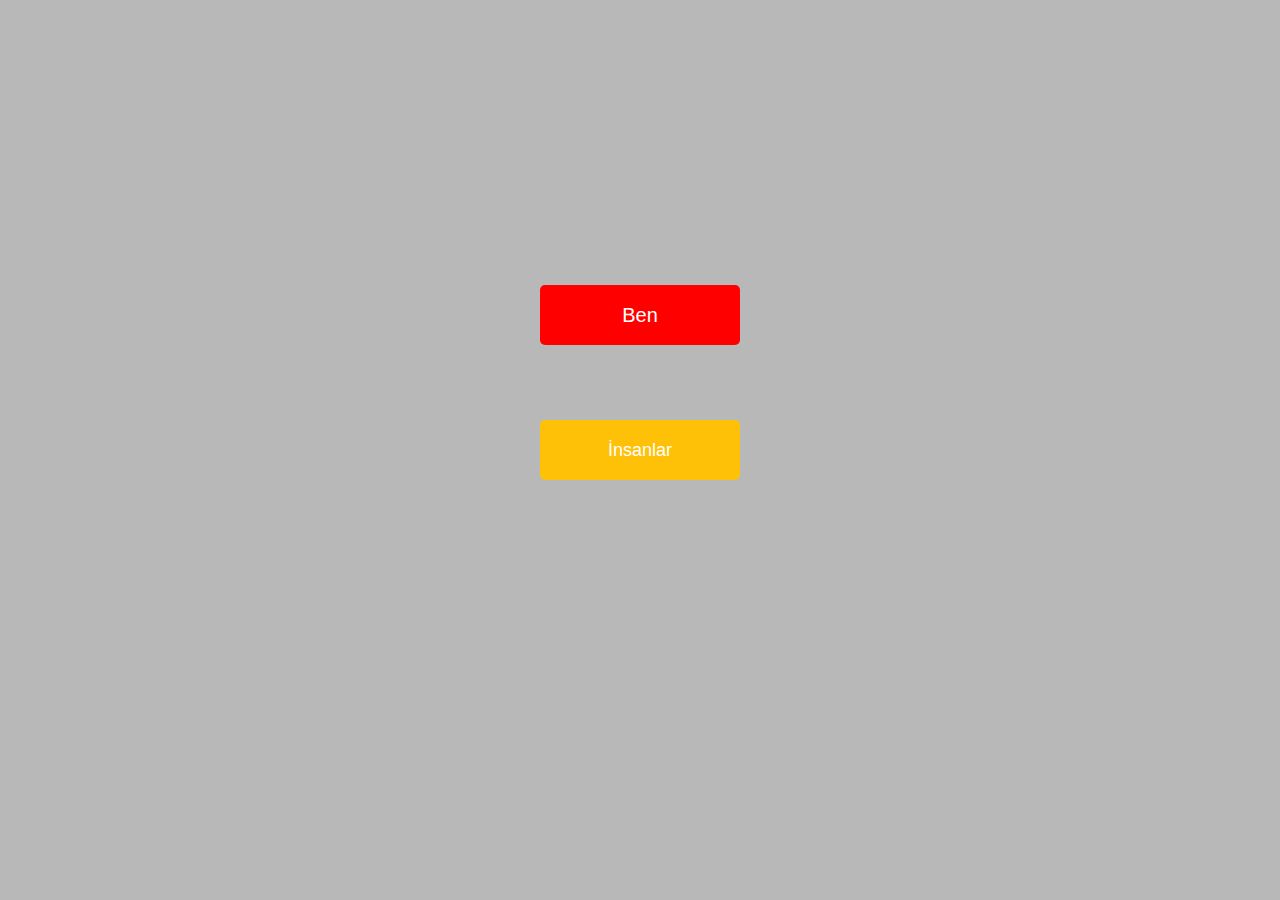
<file: button/index.html>
<!DOCTYPE html>
<html lang="en">
<head>
    <meta charset="UTF-8">
    <meta http-equiv="X-UA-Compatible" content="IE=edge">
    <meta name="viewport" content="width=device-width, initial-scale=1.0">
    <title>Buton Animasyonu</title>
    <link rel="stylesheet" href="style.css">
    <link rel="stylesheet" href="http://code.ionicframework.com/ionicons/1.5.2/css/ionicons.min.css">
</head>
<body>
    <div class="btn">

    </div>
    <div class="btn-2">

    </div>
</body>
</html>
</file>
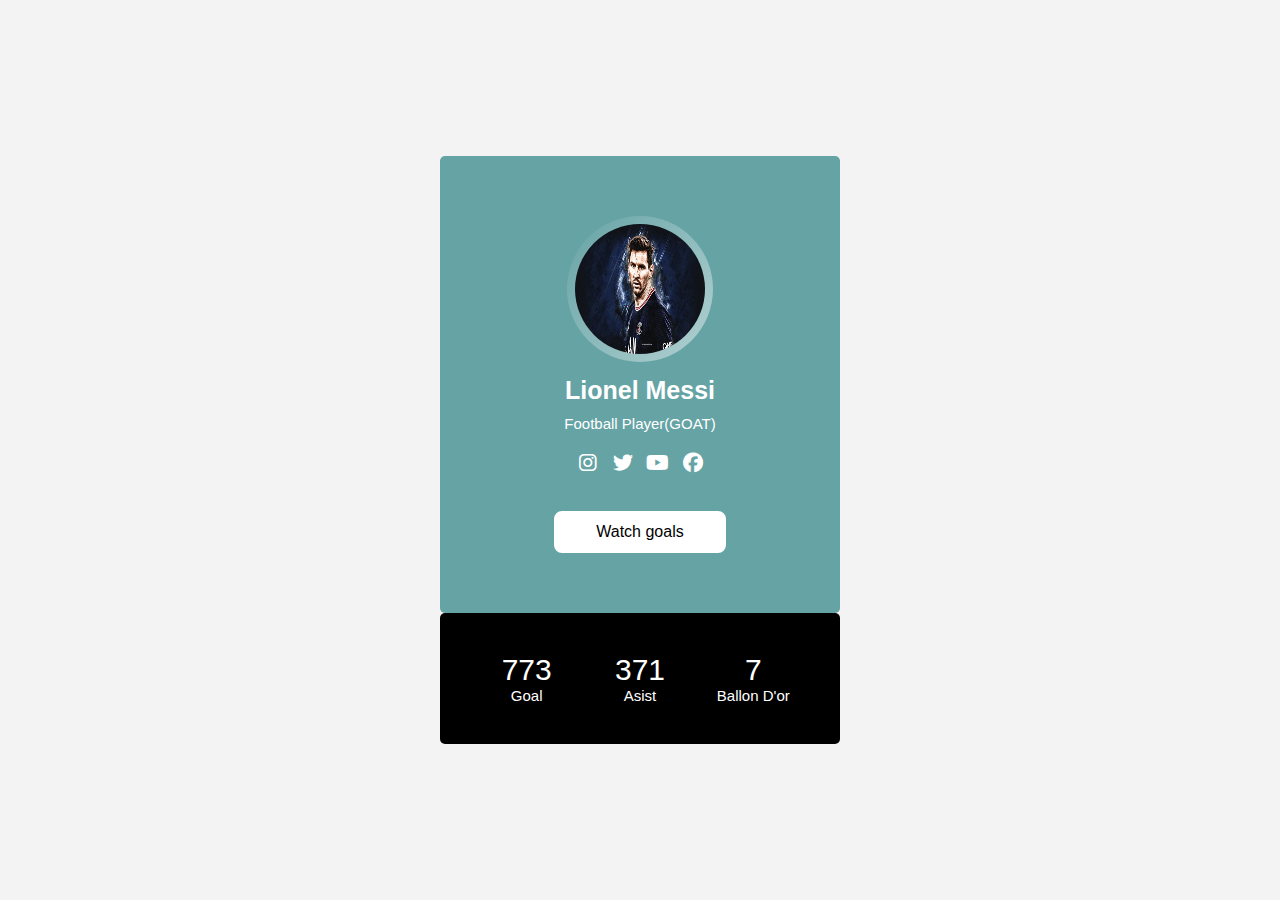
<file: profil-card/index.html>
<!DOCTYPE html>
<html lang="en">
<head>
    <meta charset="UTF-8">
    <meta http-equiv="X-UA-Compatible" content="IE=edge">
    <meta name="viewport" content="width=device-width, initial-scale=1.0">
    <link rel="stylesheet" href="style.css">
    <link rel="stylesheet" href="https://cdnjs.cloudflare.com/ajax/libs/font-awesome/6.1.2/css/all.min.css">
    <title>Player Card</title>
</head>
<body>
     <div class="card">
        <div class="card-header">
         <div class="image">
            <img src="img/image.jpg" alt="Player">
         </div>
         <div class="name">Lionel Messi</div>
         <div class="job">Football Player(GOAT)</div>
         <div class="icon">
            <a href="https://instagram.com"><i class="fa-brands fa-instagram"></i></a>
            <a href="https://twitter.com"><i class="fa-brands fa-twitter"></i></a>
            <a href="https://youtube.com"><i class="fa-brands fa-youtube"></i></a>
            <a href="https://facebook.com"><i class="fa-brands fa-facebook"></i></a>
         </div>
         <a href="https://m.youtube.com/watch?v=55u6oi7XeyU" class="btn">Watch goals</a>
        </div>
        <div class="card-footer">
            <div class="statistics">
                <div class="item">
                <span>773</span>
                Goal
                </div>
            <div class="item">
                <span>371</span>
                Asist
            </div>
            <div class="item">
                <span>7</span>
                Ballon D'or
            </div>
        </div>
     </div>
     </div>
</body>
</html>
</file>
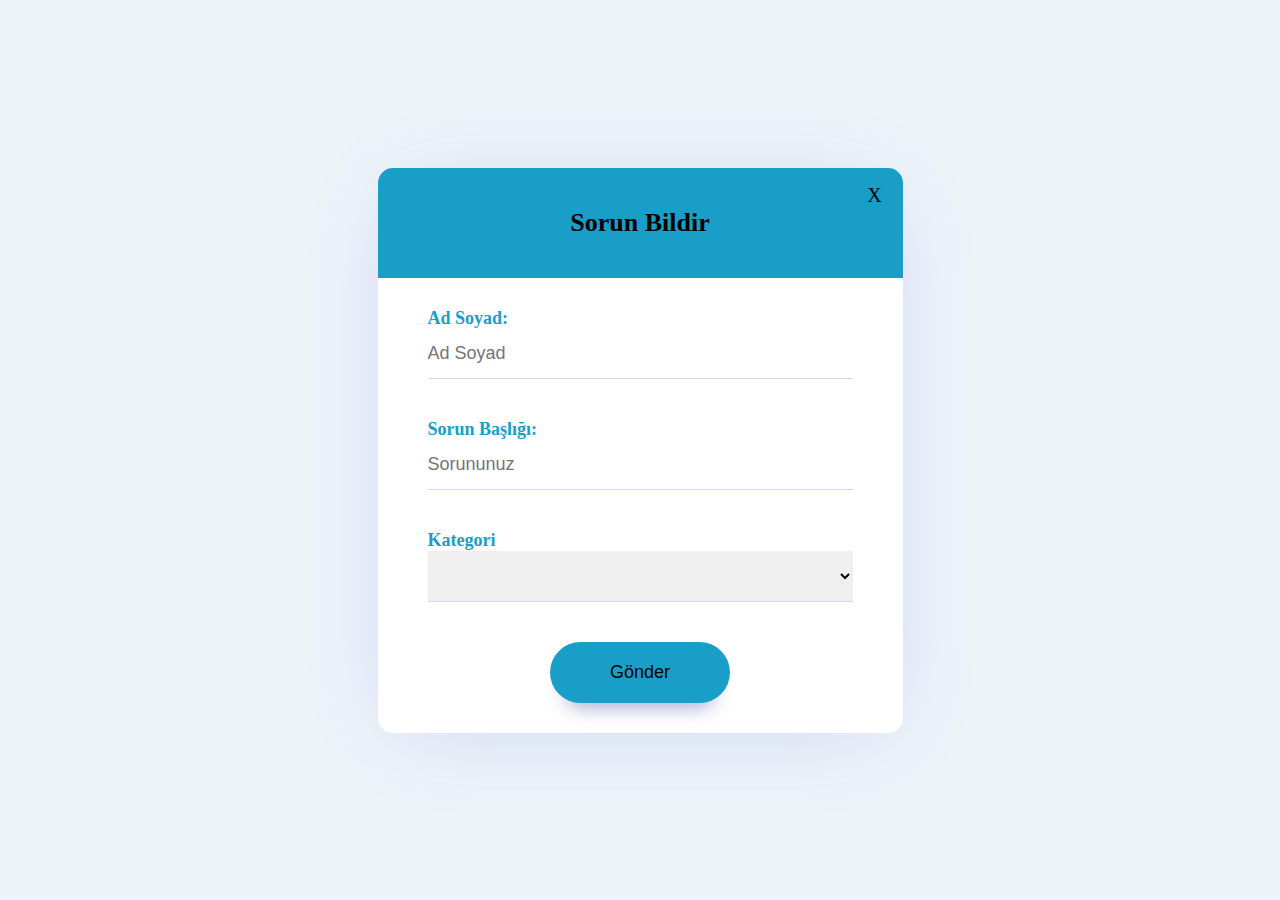
<file: sikayet-form/index.html>
<!DOCTYPE html>
<html lang="en">
<head>
    <meta charset="UTF-8">
    <meta http-equiv="X-UA-Compatible" content="IE=edge">
    <meta name="viewport" content="width=device-width, initial-scale=1.0">
    <link rel="stylesheet" href="style.css">
    <title>Document</title>
</head>
<body>
    <div class="container">
        <header>
            <h2>Sorun Bildir</h2>
            <span>X</span>
        </header>

        <div class="body">
            <div class="form-group">
                <label for="name">Ad Soyad:</label>
                <input type="text" id="name" placeholder="Ad Soyad">
            </div>
            <div class="form-group">
                <label for="problem">Sorun Başlığı:</label>
                <input type="text" id="problem" placeholder="Sorununuz">
            </div>

            <div class="form-group">
                <label for="category">Kategori</label>
                <select name="category" id="category">
                <option value="-1"></option>
                <option value="1">Teknik Sorun</option>
                <option value="2">Eksik Ürün</option>
                <option value="3">Müşteri Hizmetleri</option>
            </select>
            </div>
            <div class="form-submit">
                <button class="btn">Gönder</button>
            </div>
        </div>
    </div>
</body>
</html>
</file>
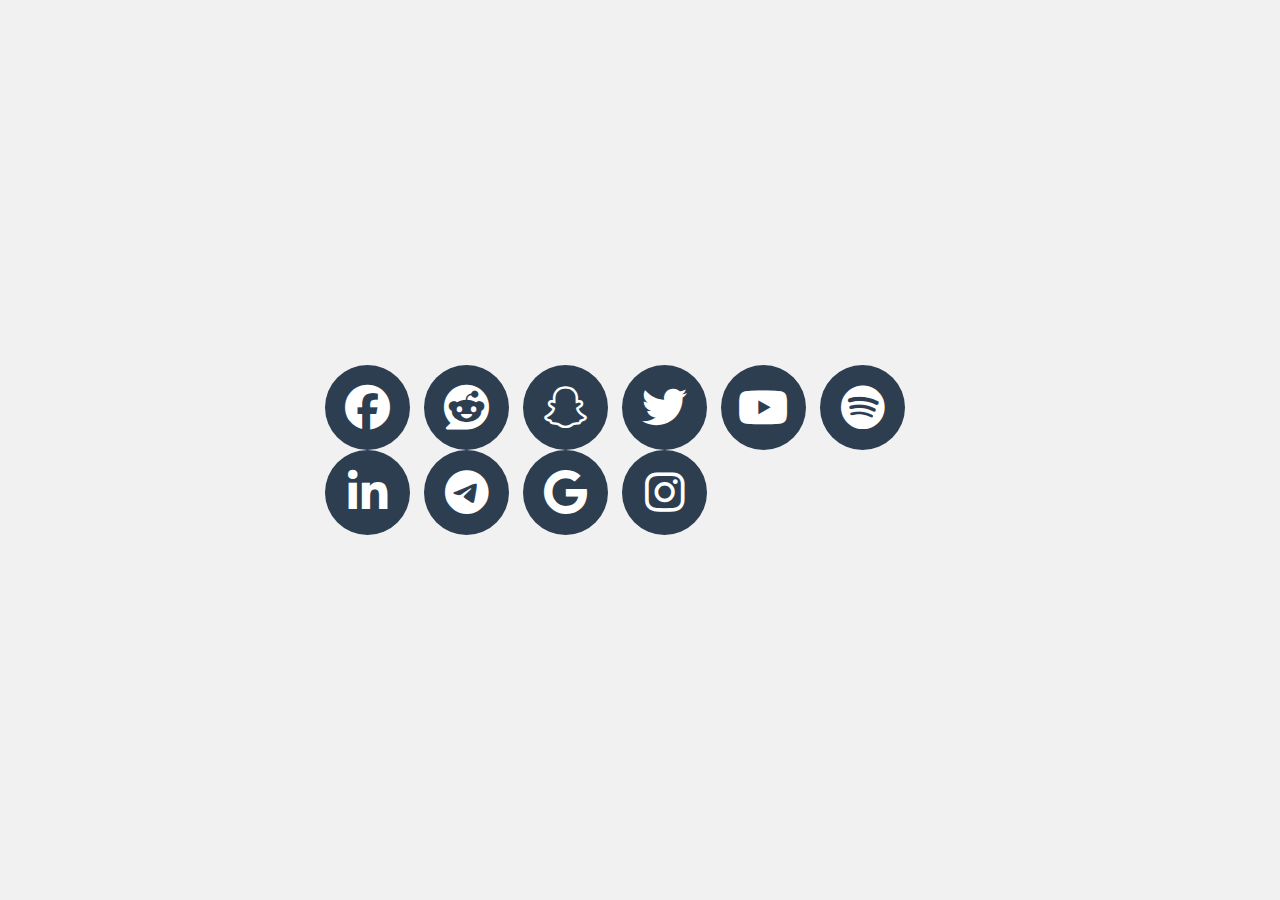
<file: social-media-button/index.html>
<!DOCTYPE html>
<html lang="en">
<head>
    <meta charset="UTF-8">
    <meta http-equiv="X-UA-Compatible" content="IE=edge">
    <meta name="viewport" content="width=device-width, initial-scale=1.0">
    <title>Document</title>
    <link rel="stylesheet" href="style.css">
    <link rel="stylesheet" href="https://cdnjs.cloudflare.com/ajax/libs/font-awesome/6.1.2/css/all.min.css">
</head>
<body>
    <div class="social-icon">
        <div class="facebook">
            <a href="#"><i class="fab fa-facebook"></i></a> 
        </div>
        <div class="reddit">
            <a href="#"><i class="fa-brands fa-reddit"></i></a>
        </div>

        <div class="snapchat">
            <a href="#"><i class="fa-brands fa-snapchat"></i></a>
        </div>
        <div class="twitter">
            <a href="#"><i class="fab fa-twitter"></i></a>
        </div>
        <div class="youtube">
            <a href="#"><i class="fab fa-youtube"></i></a>
        </div>
        <div class="spotify">
            <a href="#"><i class="fa-brands fa-spotify"></i></a>
        </div>
        <div class="linkedin">
            <a href="#"><i class="fa-brands fa-linkedin-in"></i></a>
        </div>
        <div class="telegram">
            <a href="#"><i class="fa-brands fa-telegram"></i></a>
        </div>
        <div class="google">
            <a href="#"><i class="fa-brands fa-google"></i></a>
        </div>
        <div class="instagram">
            <a href="#"><i class="fab fa-instagram"></i></a>
        </div>

    </div>
</body>
</html>
</file>
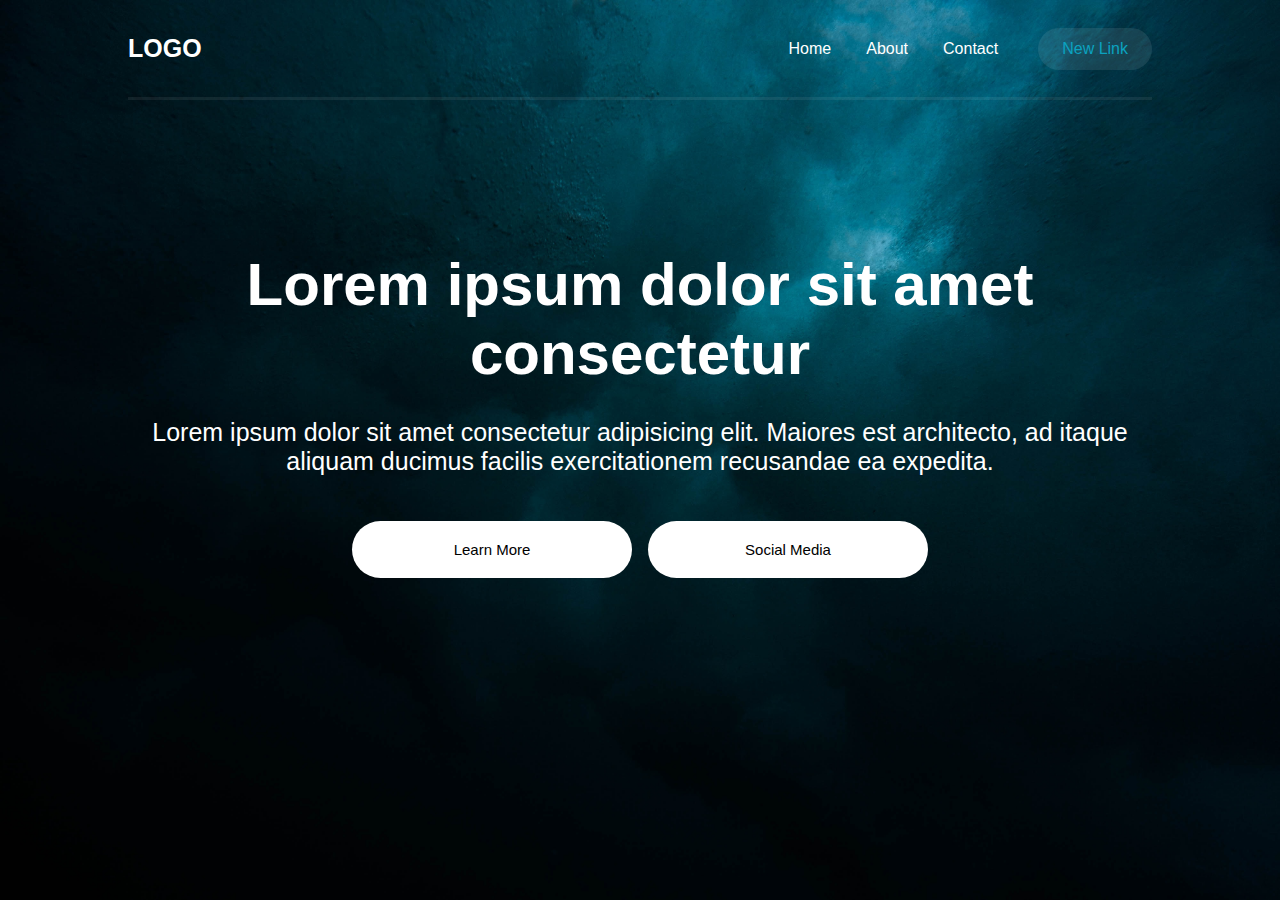
<file: web-design/index.html>
<!DOCTYPE html>
<html lang="en">
<head>
    <meta charset="UTF-8">
    <meta http-equiv="X-UA-Compatible" content="IE=edge">
    <meta name="viewport" content="width=device-width, initial-scale=1.0">
    <link rel="stylesheet" href="style.css">
    <title>Document</title>
</head>
<body>
    
        <header class="container">
            <nav>
                <div class="logo">
                    <a href="#">LOGO</a>
                </div>
                <div class="menu">
                    <ul>
                        <li><a href="#">Home</a></li>
                        <li><a href="#">About</a></li>
                        <li><a href="#">Contact</a></li>      
                    </ul>
                    <a href="#" class="menu-btn">New Link</a>
                </div>
            </nav>           
        </header>
        <section class="container content">
            <h1>Lorem ipsum dolor sit amet consectetur</h1>
            <p>Lorem ipsum dolor sit amet consectetur adipisicing elit. Maiores est architecto, ad itaque aliquam ducimus facilis exercitationem recusandae ea expedita.</p>
             <div class="button">
                <a href="#">Learn More</a>
                <a href="#">Social Media</a>
             </div>
        </section>
</body>
</html>
</file>
<file: button/style.css>
body{
    background: rgb(185, 184, 184);
    margin: 0;
    padding: 0;
}

.btn{
   background: #ffc107;
   width: 200px;
   height: 60px;
   position: absolute;
   top: 50%;
   left: 50%;
   transform: translate(-50%,-50%);
   border-radius: 5px;
   cursor: pointer;

}

.btn::before{
    content: 'İnsanlar';
    color: white;
    font-family: sans-serif;
    position: absolute;
    top: 50%;
    left: 50%;
    transform: translate(-50%,-50%);
    font-size: 18px;
    transition: all 0.5s;
}

.btn:hover::before{
    top: -30px;
}

.btn::after{
    font-family: 'Ionicons';
    content: '\f141';
    position: absolute;
    top: 50%;
    left: 50%;
    transform: translate(-50%,-50%);
    color: red;
    top: 140%;
    font-size: 30px;
    transition: all;
    transition: all 0.5s;
}

.btn:hover::after{
    top: 50%;
}

.btn-2{
    background: red;
    width: 200px;
    height: 60px;
    position: absolute;
    top: 35%;
    left: 50%;
    border-radius: 5px;
    cursor: pointer;
    transform: translate(-50%,-50%);
}

.btn-2::before{
    content: 'Ben';
    color:#fff;
    font-family: sans-serif;
    position: absolute;
    top:50%;
    left: 50%;
    transform: translate(-50%,-50%);
    font-size: 20px;
    transition: all 0.5s;
}

.btn-2:hover::before{
    top: -30px;
}

.btn-2::after{
    font-family: 'Ionicons';
    content: '\f31d';
    position: absolute;
    top: 35%;
    left: 50%;
    transform: translate(-50%,-50%);
    color: black;
    top: 140%;
    font-size: 30px;
    transition: all;
    transition: all 0.5s;
}

.btn-2:hover::after{
    top: 50%;
}
</file>
<file: profil-card/style.css>
*{
    padding: 0;
    margin: 0;
    box-sizing: border-box;
    font-family: sans-serif;
    text-decoration: none;
}

body{
    display: flex;
    justify-content: center;
    align-items: center;
    height: 100vh;
    background-color: #f3f3f3;  
}

.card{
    width: 400px;
    text-align: center;
    border-radius: 8px;
}

.card-header{
    background: #66a3a5;    
    padding: 60px 40px;
    border-radius: 5px;
}

.image img{
    display: block;
    width: 130px;
    height: 130px;
    border-radius: 50%;
}

.image{
    display: inline-block;
    padding: 8px;
    background: linear-gradient(130deg,#66a3a5,#fff);
    margin: auto;
    border-radius: 50%;
    animation: animation 5s linear infinite;
    background-size: 200% 200%;
}

@keyframes animation{
    25%{
        background-position: left bottom;
    }
    50%{
        background-position: right bottom;
    }
    75%{
        background-position: right top;
    }
    100%{
        background-position: left top;
    }
}

.name{
    color: #fff;
    font-size: 25px;
    font-weight: 600;
    margin: 10px 0;
    transition: all ease 1s;
}

.name:hover{
    color: black;
}

.job{
    color: #fff;
    font-size: 15px;
    font-weight: 400;
    margin: 5px 0;
    transition: all ease 1s;
}

.job:hover{
    color: black;
}

.icon{
    display: flex;
    justify-content: center;
    margin: 20px 0;
}

.icon a{
    color: #fff;
    width: 35px;
    font-size: 20px;
    transition: all ease 1s;
}

.icon a:hover{
    color: black;
}

.btn{
    display: inline-block;
    padding: 10px 40px;
    color: black;
    background: #fff;
    border: 2px solid #fff;
    border-radius: 8px;
    margin-top: 16px;
    transition: all ease 2s;
}

.btn:hover{
    color: #fff;
    background:#66a3a5;
}

.card-footer{
    background-color: black;
    padding: 40px 30px;
    border-radius: 5px;
}

.card-footer .statistics    {
    display: flex;
    align-items: center;
    color: #fff;
}

.item{
    flex: 1;
    font-size: 15px;
}

.item span{
    display: block;
    font-size: 30px;
}
</file>
<file: sikayet-form/style.css>
*{
    margin: 0;
    padding: 0;
    box-sizing: border-box;
}

body{
    background-color: #eef3f9;
    display: grid;
    place-items: center;
    height: 100vh;
}

.container{
    display: flex;
    flex-direction: column;
    width: 525px;
    border-radius: 15px;
    box-shadow: 0 10px 86px -20px #c8d5f1;
    overflow: hidden;

}

.container header{
    background-color: #199ec7;
    height: 110px;
    display: grid;
    place-items: center;
    position: relative;
}

.container header h2{
    color: black;
    font-size: 26px;
}

.container header span{
    position: absolute;
    right: 10px;
    top: 10px;
    color: black;
    width: 36px;
    height: 36px;
    display: grid;
    place-items: center;
    border-radius: 50%;
    font-size: 20px;
    cursor: pointer;
}

.container .body{
    display: flex;
    flex-direction: column;
    align-items: center;
    justify-content: space-between;
    flex: 1;
    padding: 30px 50px;
    background-color: #fff;
}

.container .body .form-group{
    display: flex;
    flex-direction: column;
    margin-bottom: 40px;
    width: 100%;
}

.container .body .form-group label{
    color: #199ec7;
    font-weight: 700;
    font-size: 18px;
}

.container .body .form-group input, .container .body .form-group select{
    border: none;
    border-bottom: 1px solid #D3D5F1;
    outline: none;
    color: black;
    font-size: 18px;
    font-weight: 400;
    padding: 14px 0;
}

.container .body .form-group{
    appearance: none;
}

.container  .body .form-submit button{
    background-color: #199ec7;
    border: none;
    border-radius: 40px;
    box-shadow: 0 20px 20px -16px rgba(2, 6, 127, 0.35);
    padding: 20px 60px;
    font-size: 18px;
    cursor: pointer;
}
</file>
<file: social-media-button/style.css>
*{
    margin: 0;
    padding: 0;
    text-decoration: none;
}

body{
    background: #f1f1f1;
}

.social-icon{
    position: absolute;
    top: 50%;
    left: 50%;
    transform: translate(-50%,-50%);
}

.social-icon div{
    display: inline;
}

.social-icon div a{
    width: 85px;
    height: 85px;
    display:inline-flex;
    background: #2c3e50;
    font-size: 45px;
    color: #fff;
    margin: 0 5px;
    border-radius: 52%;
    justify-content: center; /*yatayda ortalama*/
    align-items: center;/*dikeyde ortalama*/
}

.social-icon .facebook a:hover{
    background: #1877f2;
}
.social-icon .reddit a:hover{
    background:  #ff4500;
}
.social-icon .twitter a:hover{
    background: #1da1f2;
}
.social-icon .youtube a:hover{
    background: #ff0000;
}
.social-icon .spotify a:hover{
    background: #1ed760;
}
.social-icon .telegram a:hover{
    background: #0088cc;
}
.social-icon .instagram a:hover{
    background: #c32aa3;
}
.social-icon .snapchat a:hover{
    background: #fffc00;
}

.social-icon .google a:hover{
    background: #4285f4;
}

.social-icon .linkedin a:hover{
    background: #0a66c2;
}

.social-icon a i{
    transition: all ease 0.5s;
}

.social-icon a:hover > i {
    transform: scale(1.2) rotate(360deg);
}
</file>
<file: web-design/style.css>
*{
    margin: 0;
    padding: 0;
    text-decoration: none;
    box-sizing: border-box;
}

body{
    font-family: sans-serif;
    background-image: url(img/bg.jpg);
    background-size: cover;
    
}

a{
    color: white;
}

.container{
    width: 80%;
    margin: auto;
}

header{
    height: 100px;
    border-bottom: 3px solid rgba(255, 255, 255,0.07);
}

header nav{
    display: flex;
    justify-content: space-between;
    align-items: center;
    height: 100%;
}

header nav .logo a{
    color: #fff;
    font-weight: 600;
    font-size: 25px;
}

header nav .menu ul{
    list-style: none;
    display: flex;
    column-gap: 35px;
}

header nav .menu ul li a{
    color: #fff;
    transition: all ease 2s;
}

header nav .menu ul li a:hover{
    color:#0ba2c0;
}

header nav .menu{
    display: flex;
    align-items: center;
    column-gap: 40px;
}

header .menu .menu-btn{
     color: #0ba2c0;
     background-color: rgba(255, 255, 255, 0.09);
     border-radius: 50px;
     padding: 12px 24px;
     transition: all ease 1.5s;
     
}

header .menu .menu-btn:hover{
    background-color: #0ba2c0;
    color: #fff;
}

.content{
    color: white;
    height: calc(100vh-100px);
    padding-top: 150px;
}

.content h1{
    font-size: 60px;
    text-align: center;
}

.content p{
    font-size: 25px;
    text-align: center;
    margin-top: 30px;
}

.content .button{
    display: flex;
    justify-content: center;
    margin-top: 45px;
    column-gap: 16px;
}

.content .button a{
    background-color: #fff;
    padding: 20px;
    width: 280px;
    color: black;
    text-align: center;
    font-size: 15px;
    border-radius: 55px;
    transition: all ease 2s;
}

.content .button a:hover{
    background-color: #0ba2c0;
    color: white;
}

@media(max-widht:576px){
    .container{
        width: 100%;
        padding-left: 12px;
        padding-right: 12px;
    }

    .menu ul{
        column-gap: 20px;
    }

    .menu .menu-btn{
        display: none;
    }

    .content{
        padding-top: 50px;
    }

    .content h1{
        font-size: 36px;
    }

    .content p{
        font-size: 16px;
    }

    .content .button{
        flex-direction: column;
        align-items: center;
        row-gap: 1rem;
    }

    .content .button a{
        padding: 14px;
        width: 90%;
    }
}
</file>
